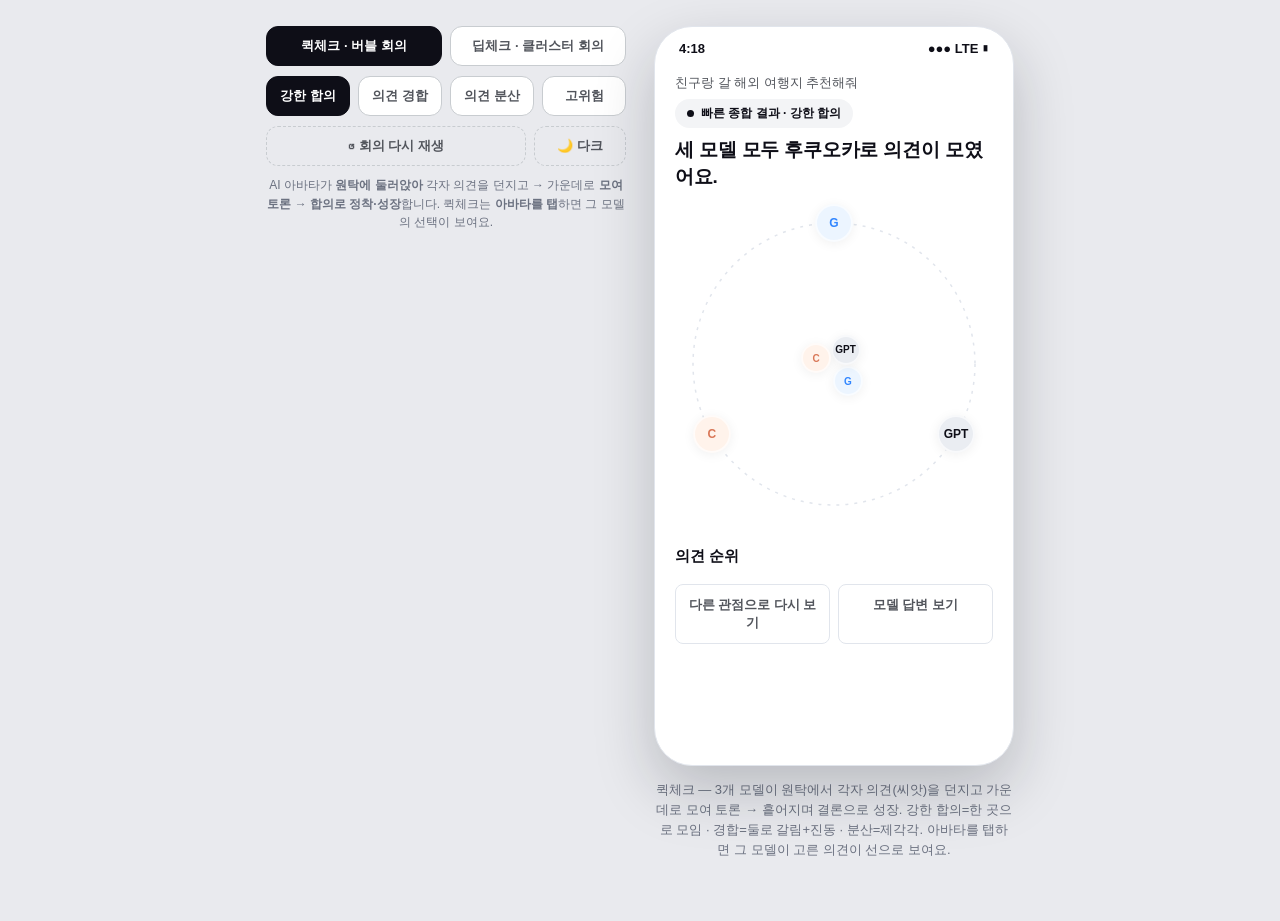
<file: site/opinion-viz-motion.html>
<!doctype html>
<html lang="ko">
<head>
<meta charset="utf-8" />
<meta name="viewport" content="width=device-width, initial-scale=1, maximum-scale=1" />
<title>Socra · AI 탁상공론 시각화 프로토타입</title>
<style>
  /* ===== prism 토큰 매핑 (theme.css 값) — 하드코딩 대신 토큰값을 변수로 ===== */
  :root{
    --bg:#F3F4F6;            /* prism-color-bg-surface-muted */
    --card:#ffffff;          /* prism-color-bg-surface */
    --ink:#0E0E17;           /* text-primary */
    --sub:#52555C;           /* text-muted */
    --line:#E1E5EC;          /* border-control */
    --line-strong:#C8CCD0;
    --radius:8px;            /* radius-control */
    --action:#0E0E17;        /* action-primary-bg */
    --action-fg:#ffffff;
    --shadow-sm:0px 2px 12px rgba(0,0,0,.06);
    --shadow-md:0px 4px 12px rgba(0,0,0,.10);
    --warning:#D47300; --warning-muted:#FFF3EB; --warning-fg:#8a4b00;
    /* 모델 프로필 토큰 */
    --m-gemini:#3186FF; --m-gemini-bg:#ECF5FF;
    --m-gpt:#0E0E17;    --m-gpt-bg:#EAEDF2;
    --m-claude:#D97757; --m-claude-bg:#FFF3EB;
    --m-perp:#22B8CD;   --m-perp-bg:#EBFAF1;
    --m-exp:#52555C;    --m-exp-bg:#EAEDF2;
  }
  body.dark{
    --bg:#0E0E17; --card:#1b1b24; --ink:#F3F4F6; --sub:#9FA2AA;
    --line:#24242D; --line-strong:#31313A; --action:#F3F4F6; --action-fg:#000;
    --shadow-sm:0px 2px 12px rgba(0,0,0,.4); --shadow-md:0px 8px 24px rgba(0,0,0,.5);
    --warning:#FF993F; --warning-muted:#2a1c0a; --warning-fg:#FFCB97;
  }
  body.dark .avatar{background:#191922 !important}

  *{box-sizing:border-box;-webkit-tap-highlight-color:transparent}
  html,body{margin:0;background:#e9eaee;font-family:-apple-system,BlinkMacSystemFont,"Apple SD Gothic Neo","Pretendard",sans-serif;color:var(--ink)}
  body.dark{background:#000}
  .wrap{display:flex;flex-wrap:wrap;gap:28px;justify-content:center;align-items:flex-start;padding:26px 16px 60px}
  .col{display:flex;flex-direction:column;align-items:center;gap:14px}
  .caption{font-size:13px;color:#6b7180;max-width:360px;text-align:center;line-height:1.55}
  body.dark .caption{color:#9FA2AA}

  .phone{width:360px;height:740px;background:var(--card);border-radius:38px;
    box-shadow:0 24px 60px rgba(20,24,34,.22);overflow:hidden;position:relative;
    border:1px solid var(--line);display:flex;flex-direction:column}
  .statusbar{display:flex;justify-content:space-between;align-items:center;padding:14px 24px 4px;font-size:13px;font-weight:600;color:var(--ink)}
  .screen{flex:1;overflow-y:auto;padding:6px 20px 28px}
  .screen::-webkit-scrollbar{display:none}

  .question{font-size:13px;color:var(--sub);margin:8px 0 4px;line-height:1.45}
  .pill{display:inline-flex;align-items:center;gap:7px;font-size:12px;font-weight:700;
    padding:6px 12px;border-radius:999px;background:var(--bg);color:var(--ink);margin:2px 0 8px}
  .pill .d{width:7px;height:7px;border-radius:50%;background:var(--ink)}
  .brief{font-size:19px;font-weight:800;line-height:1.45;letter-spacing:-.2px;margin:0 0 8px}

  .warn{display:flex;gap:8px;align-items:flex-start;background:var(--warning-muted);
    color:var(--warning-fg);border:1px solid var(--warning);border-radius:var(--radius);
    padding:10px 12px;font-size:13px;font-weight:700;line-height:1.45;margin:6px 0 2px}

  .stage{position:relative;width:100%;margin:8px 0 2px}
  .stageQuick{height:330px}
  .stageDeep{height:350px}
  .links{position:absolute;inset:0;width:100%;height:100%;pointer-events:none;z-index:1}

  .node{position:absolute;transform:translate(-50%,-50%);border-radius:50%;z-index:3;
    display:flex;flex-direction:column;align-items:center;justify-content:center;
    text-align:center;color:#fff;font-weight:800;line-height:1.1;opacity:0;
    box-shadow:var(--shadow-md);
    transition:left .85s cubic-bezier(.22,.7,.25,1),top .85s cubic-bezier(.22,.7,.25,1),
      width .85s cubic-bezier(.34,1.25,.5,1),height .85s cubic-bezier(.34,1.25,.5,1),opacity .4s ease}
  .node .nm{font-size:11px;font-weight:700;opacity:.96;padding:0 7px}
  .node .pc{font-size:17px;font-weight:900;margin-top:1px}
  .node .em{font-size:18px;line-height:1}
  .stage.calm .node{transition:left .8s ease,top .8s ease,width .8s ease,height .8s ease,opacity .45s ease}

  .center{background:var(--action);color:var(--action-fg);z-index:4;font-size:14px;
    line-height:1.25;white-space:pre-line;box-shadow:var(--shadow-md)}
  .center.soft{background:var(--card);color:var(--ink);border:2px dashed var(--line-strong);box-shadow:var(--shadow-sm)}

  .avatar{position:absolute;transform:translate(-50%,-50%);width:38px;height:38px;border-radius:50%;
    display:flex;align-items:center;justify-content:center;font-size:12px;font-weight:800;
    z-index:5;border:2px solid rgba(255,255,255,.7);box-shadow:var(--shadow-sm);opacity:0;
    transition:left .7s cubic-bezier(.22,.7,.25,1),top .7s cubic-bezier(.22,.7,.25,1),opacity .4s ease}
  .avatar.talking{animation:talk .9s ease-in-out infinite}
  @keyframes talk{0%,100%{transform:translate(-50%,-50%) scale(1)}50%{transform:translate(-50%,-50%) scale(1.09)}}
  .avatar.seed{width:30px;height:30px;font-size:10px;z-index:7}

  .node.tension{animation:tense 1.7s ease-in-out infinite}
  @keyframes tense{0%,100%{transform:translate(-50%,-50%) scale(1)}50%{transform:translate(-50%,-50%) scale(1.04)}}

  .chiprow{position:absolute;transform:translate(-50%,-50%);display:flex;z-index:6;opacity:0;transition:opacity .4s ease}
  .chip{position:static;transform:none;width:18px;height:18px;font-size:9px;border-width:1.5px;
    margin-left:-5px;box-shadow:none;opacity:1}
  .chip:first-child{margin-left:0}
  .chip.more{background:var(--bg);color:var(--sub);border-color:var(--card)}

  /* list */
  .sec{font-size:15px;font-weight:800;margin:18px 0 10px}
  .rank{display:flex;align-items:flex-start;gap:12px;padding:11px 0;border-top:1px solid var(--line)}
  .rank:first-of-type{border-top:none}
  .rk{width:22px;height:22px;border-radius:50%;flex:none;margin-top:1px;display:flex;align-items:center;justify-content:center;font-size:12px;font-weight:800;color:#fff}
  .rinfo{flex:1;min-width:0}
  .rtop{display:flex;justify-content:space-between;align-items:baseline;gap:8px}
  .rname{font-size:14px;font-weight:700}
  .rpc{font-size:14px;font-weight:900}
  .rbar{height:6px;border-radius:6px;background:var(--bg);margin-top:7px;overflow:hidden}
  .rbar i{display:block;height:100%;border-radius:6px;width:0;transition:width .9s ease .2s}
  .rdesc{font-size:12px;color:var(--sub);margin-top:5px;line-height:1.5}
  .rmodels{display:flex;align-items:center;gap:5px;margin-top:7px}
  .rmodels .lab{font-size:11px;color:var(--sub)}
  .rmodels .mini{display:flex}
  .rmodels .mini .avatar{position:static;transform:none;width:18px;height:18px;font-size:9px;border-width:1.5px;margin-left:-5px;box-shadow:none;opacity:1}
  .rmodels .mini .avatar:first-child{margin-left:0}

  .list{opacity:0;transform:translateY(8px);transition:opacity .5s ease,transform .5s ease}
  .list.show{opacity:1;transform:none}

  .foot{display:flex;gap:8px;margin-top:18px}
  .foot .ghost{flex:1;border:1px solid var(--line);background:var(--card);color:var(--sub);
    font-weight:700;font-size:13px;padding:11px;border-radius:var(--radius);text-align:center}

  /* controls */
  .ctrls{display:flex;flex-direction:column;gap:10px;width:360px}
  .row{display:flex;gap:8px}
  .btn{flex:1;border:1px solid var(--line-strong);background:var(--card);color:var(--sub);font-weight:700;
    font-size:13px;padding:10px;border-radius:12px;cursor:pointer;transition:.15s}
  .btn.on{background:var(--action);color:var(--action-fg);border-color:var(--action)}
  .replay,.theme{border:1px dashed var(--line-strong);background:transparent;color:var(--sub);
    font-weight:700;font-size:13px;padding:10px;border-radius:12px;cursor:pointer}
  .theme{flex:0 0 92px}
  .hint{font-size:12px;color:#6b7180;text-align:center;line-height:1.55}
</style>
</head>
<body>
  <div class="wrap">
    <div class="col">
      <div class="ctrls">
        <div class="row">
          <button class="btn on" data-mode="quick">퀵체크 · 버블 회의</button>
          <button class="btn" data-mode="deep">딥체크 · 클러스터 회의</button>
        </div>
        <div class="row" id="states"></div>
        <div class="row">
          <button class="replay" id="replay" style="flex:1">↺ 회의 다시 재생</button>
          <button class="theme" id="theme">🌙 다크</button>
        </div>
        <div class="hint">AI 아바타가 <b>원탁에 둘러앉아</b> 각자 의견을 던지고 → 가운데로 <b>모여 토론</b> → <b>합의로 정착·성장</b>합니다. 퀵체크는 <b>아바타를 탭</b>하면 그 모델의 선택이 보여요.</div>
      </div>
    </div>

    <div class="col">
      <div class="phone">
        <div class="statusbar"><span>4:18</span><span>●●● LTE ▮</span></div>
        <div class="screen" id="screen"></div>
      </div>
      <div class="caption" id="cap"></div>
    </div>
  </div>

<script>
const RM = window.matchMedia('(prefers-reduced-motion: reduce)').matches;
const SVGNS='http://www.w3.org/2000/svg';

/* ===== 모델 레지스트리 (prism 모델 프로필 토큰) ===== */
const MODELS={
  Gemini:{c:'var(--m-gemini)',bg:'var(--m-gemini-bg)',s:'G'},
  GPT:{c:'var(--m-gpt)',bg:'var(--m-gpt-bg)',s:'GPT'},
  Claude:{c:'var(--m-claude)',bg:'var(--m-claude-bg)',s:'C'},
  Perplexity:{c:'var(--m-perp)',bg:'var(--m-perp-bg)',s:'P'},
};
const EXP=k=>({c:'var(--m-exp)',bg:'var(--m-exp-bg)',s:k.slice(0,1)});
const model=k=>MODELS[k]||EXP(k);
function avatarEl(k,cls){
  const m=model(k), e=document.createElement('div');
  e.className='avatar'+(cls?(' '+cls):''); e.style.background=m.bg; e.style.color=m.c;
  e.textContent=m.s; e.title=k; return e;
}

/* ===== 색 (브랜드 그라디언트 토큰) ===== */
const QUICK_FILL=[ 'linear-gradient(135deg,#14C8FF 0%,#006DFF 100%)','#2F86FF','#5AA7FF','#8FC4FF','#BBDBFF' ];
const QUICK_TXT =[ '#fff','#fff','#fff','#0E0E17','#0E0E17' ];
const DEEP_GRAD=[
  'linear-gradient(135deg,#B48CFF 0%,#4D28B5 100%)',
  'linear-gradient(135deg,#14C8FF 0%,#006DFF 100%)',
  'linear-gradient(135deg,#55E6F2 0%,#007A99 100%)',
  'linear-gradient(135deg,#FF8AC7 0%,#D600D8 100%)',
];
const DEEP_LINE=['#6F53D4','#006DFF','#007A99','#D600D8'];

/* ===== 데이터 ===== */
const QUICK={
  strong:{ pill:'강한 합의', q:'친구랑 갈 해외 여행지 추천해줘',
    brief:'세 모델 모두 <b>후쿠오카</b>로 의견이 모였어요.',
    items:[
      {name:'후쿠오카',score:70,by:['Gemini','GPT','Claude'],desc:'이동이 편하고 음식·쇼핑·근교가 두루 무난해요.'},
      {name:'오사카',score:18,by:['GPT'],desc:'맛집·쇼핑·테마파크 중심 여행에 좋아요.'},
      {name:'다낭',score:12,by:['Gemini'],desc:'가성비·휴양을 챙기기 좋은 대안.'},
    ]},
  contest:{ pill:'의견 경합', q:'주말에 오사카 vs 후쿠오카 어디가 나을까?',
    brief:'<b>오사카</b>와 <b>후쿠오카</b>가 팽팽해요. 한쪽으로 강하게 모이지 않았어요.',
    items:[
      {name:'오사카',score:38,by:['GPT','Claude'],desc:'쇼핑·테마파크 비중이면 우세.'},
      {name:'후쿠오카',score:36,by:['Gemini','Claude'],desc:'동선·휴식 비중이면 우세.'},
      {name:'다낭',score:26,by:['Gemini'],desc:'해외 휴양을 원하면 별개 선택지.'},
    ]},
  dispersed:{ pill:'의견 분산', q:'아무데나 3박4일 여행 추천!',
    brief:'의견이 <b>고르게 갈렸어요.</b> 뚜렷한 1위 없이 취향에 따라 갈려요.',
    items:[
      {name:'후쿠오카',score:26,by:['Gemini'],desc:'무난한 근거리 선택.'},
      {name:'오사카',score:24,by:['GPT'],desc:'쇼핑·테마파크.'},
      {name:'다낭',score:22,by:['Claude'],desc:'가성비 휴양.'},
      {name:'방콕',score:16,by:['Gemini'],desc:'활동적인 도시 여행.'},
      {name:'타이베이',score:12,by:['GPT'],desc:'짧고 편한 미식 여행.'},
    ]},
  risk:{ pill:'강한 합의', risk:true,
    q:'급한 불부터 끄려고 남편 빚 550만원을 먼저 갚아줬어요. 이 돈 다 돌려받을 수 있나요?',
    warn:'추가 송금은 멈추고, 550만원이 "빌려준 돈"이라는 기록부터 확보하세요.',
    brief:'세 모델 모두 <b>기록 확보가 1순위</b>라고 봤어요. 금액·차트보다 먼저 행동이 필요해요.',
    items:[
      {name:'차용증·기록 확보',score:70,by:['Gemini','GPT','Claude'],desc:'1순위 조치 — 지금 바로 대화·이체 내역을 확보하세요.'},
      {name:'재산 보전 검토',score:30,by:['GPT'],desc:'2순위 — 증거 확보 후 변호사 상담과 함께 검토할 단계예요.'},
    ]},
};
const DEEP={
  high:{ pill:'높은 합의', center:'비상자금\n먼저 확보', q:'30대 일본인, 노후·은퇴 준비 뭐부터 해야 할까요?',
    brief:'대부분의 AI가 <b>비상자금 확보</b>를 1순위로 꼽았어요. 그 다음 NISA·iDeCo로 장기 투자.',
    clusters:[
      {name:'비상자금 확보',emoji:'🛟',score:70,by:['Gemini','GPT','Claude','세무사','FP','보험'],desc:'대부분의 모델이 1순위로 지목. 투자 전 6~12개월 생활비 확보로 변동성 대응.'},
      {name:'절세 계좌',emoji:'💳',score:16,by:['Claude','세무사'],desc:'신NISA·iDeCo로 장기 투자 세제 혜택.'},
      {name:'지출 통제',emoji:'✂️',score:8,by:['GPT'],desc:'고정비 점검으로 투자 여력 확보.'},
      {name:'공적연금',emoji:'🏛️',score:6,by:['FP'],desc:'예상 연금 확인으로 부족분 계산.'},
    ]},
  split:{ pill:'쟁점 분산', center:'쟁점이\n갈려요', soft:true, q:'여윳돈 5천만원, 지금 뭐부터 해야 할까요?',
    brief:'<b>전문가 의견이 갈렸어요.</b> 위험 성향·부채 상황에 따라 우선순위가 달라져요.',
    clusters:[
      {name:'공격적 투자',emoji:'📈',score:30,by:['GPT','펀드매니저'],desc:'장기·고성장 자산 비중을 높이자는 관점.'},
      {name:'안전 우선',emoji:'🛡️',score:28,by:['FP','보험'],desc:'현금·채권 비중을 지키자는 관점.'},
      {name:'부채 상환',emoji:'💸',score:22,by:['세무사','Claude'],desc:'고금리 부채부터 정리하자는 관점.'},
      {name:'주거 매입',emoji:'🏠',score:20,by:['Gemini','자산운용'],desc:'실거주 자산을 먼저 확보하자는 관점.'},
    ]},
};

/* ===== helpers ===== */
const rand=(a,b)=>a+Math.random()*(b-a);
const clamp=(v,a,b)=>Math.max(a,Math.min(b,v));
const sizeFor=s=>clamp(15.5*Math.sqrt(s),46,132);
let current={mode:'quick',state:'strong'}, timers=[];
const clearT=()=>{timers.forEach(clearTimeout);timers=[];};
const after=(ms,fn)=>timers.push(setTimeout(fn,ms));

/* ===== shell ===== */
function renderShell(){
  const screen=document.getElementById('screen'), q=current.mode==='quick';
  const d=q?QUICK[current.state]:DEEP[current.state];
  screen.innerHTML=`
    <div class="question">${d.q}</div>
    ${d.warn?`<div class="warn"><span>⚠️</span><span>${d.warn}</span></div>`:''}
    <div class="pill"><span class="d"></span>${q?'빠른 종합 결과':'딥체크 종합'} · ${d.pill}${d.risk?' · 고위험':''}</div>
    <div class="brief">${d.brief}</div>
    <div class="stage ${q?'stageQuick':'stageDeep'}${d.risk?' calm':''}" id="stage"><svg class="links" id="links"></svg></div>
    <div class="sec">${q?'의견 순위':'핵심 근거'}</div>
    <div class="list" id="list"></div>
    <div class="foot"><div class="ghost">${d.risk?'⚖️ 변호사 상담 연결':(q?'다른 관점으로 다시 보기':'모델별 요약 보기')}</div><div class="ghost">모델 답변 보기</div></div>`;
  q?playQuick():playDeep();
}

/* ===== QUICK : 모델이 의견을 던지는 원탁 회의 ===== */
function playQuick(){
  clearT();
  const stage=document.getElementById('stage'), svg=document.getElementById('links');
  const W=stage.clientWidth,H=stage.clientHeight,cx=W/2,cy=H/2,Rr=Math.min(W,H)/2-18;
  svg.setAttribute('viewBox',`0 0 ${W} ${H}`);
  const items=[...QUICK[current.state].items].sort((a,b)=>b.score-a.score);
  const avs=['Gemini','GPT','Claude'];

  // 원탁(faint table)
  const table=document.createElementNS(SVGNS,'circle');
  table.setAttribute('cx',cx);table.setAttribute('cy',cy);table.setAttribute('r',Rr);
  table.setAttribute('fill','none');table.setAttribute('stroke','var(--line)');
  table.setAttribute('stroke-dasharray','3 6');table.setAttribute('stroke-width','1.5');
  svg.appendChild(table);

  // 아바타 착석 (패널)
  const apos={};
  const avEls=avs.map((k,i)=>{
    const a=(-90+i*120)*Math.PI/180, x=cx+Rr*Math.cos(a), y=cy+Rr*Math.sin(a);
    apos[k]={x,y};
    const e=avatarEl(k); stage.appendChild(e);
    e.style.left=x+'px';e.style.top=y+'px';e.style.animationDelay=(i*0.18)+'s';
    requestAnimationFrame(()=>e.style.opacity=1);
    return e;
  });

  // 각 모델의 대표 의견 index (가장 높게 지지한 의견)
  const topIdx={};
  avs.forEach(k=>{let b=0,bs=-1;items.forEach((it,oi)=>{if(it.by.includes(k)&&it.score>bs){bs=it.score;b=oi;}});topIdx[k]=b;});

  // 최종 의견 버블 (중앙에서 숨김 상태로 시작)
  const place=(e,x,y,d,op)=>{e.style.left=x+'px';e.style.top=y+'px';e.style.width=d+'px';e.style.height=d+'px';if(op!=null)e.style.opacity=op;
    e.querySelector('.nm').style.display=d<58?'none':'block';};
  const els=items.map((it,i)=>{
    const e=document.createElement('div'); e.className='node';
    e.style.background=QUICK_FILL[i]; e.style.color=QUICK_TXT[i];
    e.innerHTML=`<div class="nm">${it.name}</div><div class="pc">${it.score}%</div>`;
    stage.appendChild(e); place(e,cx,cy,24,0); return e;
  });

  // 씨앗 = 각 모델이 던지는 자기 의견 (모델 색, 자기 자리에서 출발)
  const seeds=avs.map(k=>{
    const s=avatarEl(k,'seed'); stage.appendChild(s);
    s.style.left=apos[k].x+'px'; s.style.top=apos[k].y+'px';
    requestAnimationFrame(()=>s.style.opacity=1);
    return {k,el:s};
  });

  const settlePos=()=>{
    const st=current.state; return items.map((it,i)=>{
      const d=sizeFor(it.score);
      if(st==='dispersed'){const N=items.length,a=(-90+i*360/N)*Math.PI/180;return{x:cx+92*Math.cos(a),y:cy+92*Math.sin(a),d};}
      if(st==='contest'){if(i===0)return{x:cx-58,y:cy-6,d};if(i===1)return{x:cx+58,y:cy-6,d};return{x:cx,y:cy+88,d};}
      if(i===0)return{x:cx,y:cy,d};const k=i-1,N=items.length-1,a=(-55+k*(360/N))*Math.PI/180;return{x:cx+108*Math.cos(a),y:cy+108*Math.sin(a),d};
    });
  };
  const P=settlePos();

  // 탭하면 그 모델이 고른 의견으로 선이 보임 (평소엔 숨김)
  const toggleLink=(k)=>{
    const ex=svg.querySelector('[data-ln="'+k+'"]'); if(ex){ex.remove();return;}
    const ti=topIdx[k];
    const ln=document.createElementNS(SVGNS,'line'); ln.setAttribute('data-ln',k);
    ln.setAttribute('x1',apos[k].x);ln.setAttribute('y1',apos[k].y);
    ln.setAttribute('x2',P[ti].x);ln.setAttribute('y2',P[ti].y);
    ln.setAttribute('stroke',model(k).c);ln.setAttribute('stroke-width','2');
    ln.setAttribute('stroke-linecap','round');ln.style.opacity='0';ln.style.transition='opacity .35s ease';
    svg.appendChild(ln); requestAnimationFrame(()=>ln.style.opacity='0.55');
  };

  // 가운데로 모여 토론(jostle)
  const seatHuddle=(s)=>seeds.forEach(sd=>{sd.el.style.left=(cx+rand(-s,s))+'px';sd.el.style.top=(cy+rand(-s,s))+'px';});
  // 흩어지며 결론으로 — 씨앗은 자기 대표 의견 위치로 가며 사라지고, 최종 버블이 성장
  const resolve=()=>{
    seeds.forEach(sd=>{const p=P[topIdx[sd.k]];sd.el.style.left=p.x+'px';sd.el.style.top=p.y+'px';sd.el.style.opacity='0';});
    els.forEach((e,i)=>place(e,P[i].x,P[i].y,P[i].d,1));
  };
  const finish=()=>{
    avEls.forEach(e=>e.classList.remove('talking'));
    if(current.state==='contest'&&!RM){els[0].classList.add('tension');els[1].classList.add('tension');}
    avEls.forEach((e,i)=>{e.style.cursor='pointer';e.onclick=()=>toggleLink(avs[i]);});
    fillList(items,true);
  };

  if(RM){resolve();finish();return;}
  avEls.forEach(e=>e.classList.add('talking'));
  after(450,()=>seatHuddle(30));   // 모임
  after(820,()=>seatHuddle(40));   // 토론 jostle
  after(1120,()=>seatHuddle(26));
  after(1500,resolve);             // 흩어지며 결론으로
  after(1950,finish);
}

/* ===== DEEP : 중앙 결론 + 둘러싼 근거 도우(arc) ===== */
function playDeep(){
  clearT();
  const stage=document.getElementById('stage'), svg=document.getElementById('links');
  const W=stage.clientWidth,H=stage.clientHeight,cx=W/2,cy=H/2;
  svg.setAttribute('viewBox',`0 0 ${W} ${H}`);
  const d=DEEP[current.state], items=[...d.clusters].sort((a,b)=>b.score-a.score);
  const N=items.length, S=items.reduce((a,it)=>a+it.score,0);
  const R=90, SW=30, GAP=(d.soft?30:15)*Math.PI/180, avail=2*Math.PI-N*GAP;
  const polar=(ang,r=R)=>[cx+r*Math.cos(ang), cy+r*Math.sin(ang)];

  // 중앙 결론 (hero) — 합의 신호는 '중앙이 단단한가'로
  const center=document.createElement('div');
  center.className='node center'+(d.soft?' soft':''); center.textContent=d.center;
  stage.appendChild(center);
  const CD=d.soft?96:112;
  center.style.left=cx+'px';center.style.top=cy+'px';center.style.width='12px';center.style.height='12px';center.style.opacity='0';

  // 근거 도우 (호 길이 = 비중) + 아이콘 배지
  let ang=-Math.PI/2;
  const segs=items.map((it,i)=>{
    const segRad=it.score/S*avail, a0=ang+GAP/2, a1=a0+segRad, mid=(a0+a1)/2;
    const [x0,y0]=polar(a0),[x1,y1]=polar(a1), large=segRad>Math.PI?1:0;
    const p=document.createElementNS(SVGNS,'path');
    p.setAttribute('d',`M ${x0} ${y0} A ${R} ${R} 0 ${large} 1 ${x1} ${y1}`);
    p.setAttribute('fill','none');p.setAttribute('stroke',DEEP_LINE[i%4]);
    p.setAttribute('stroke-width',SW);p.setAttribute('stroke-linecap','round');
    svg.appendChild(p);
    const len=p.getTotalLength();
    p.style.strokeDasharray=len; p.style.strokeDashoffset=len; p.style.transition='stroke-dashoffset .65s ease';
    ang=a1+GAP/2; return {p,mid,it,i};
  });

  // 아이콘 배지 (흩어졌다 → 모임 → 도우 위로)
  const place=(e,x,y)=>{e.style.left=x+'px';e.style.top=y+'px';};
  const badges=segs.map(s=>{
    const b=document.createElement('div'); b.className='avatar';
    b.style.background='var(--card)'; b.style.color='var(--ink)';
    b.style.border='2px solid '+DEEP_LINE[s.i%4]; b.textContent=s.it.emoji;
    stage.appendChild(b); place(b,rand(50,W-50),rand(40,H-40)); requestAnimationFrame(()=>b.style.opacity=1);
    return b;
  });

  const huddle=(sp)=>badges.forEach(b=>place(b,cx+rand(-sp,sp),cy+rand(-sp,sp)));
  const settle=()=>{
    center.style.width=CD+'px';center.style.height=CD+'px';center.style.opacity='1';
    segs.forEach((s,i)=>after(120*i,()=>{s.p.style.strokeDashoffset='0';}));   // 도우가 감싸며 그려짐
    badges.forEach((b,i)=>{const [x,y]=polar(segs[i].mid);place(b,x,y);});
    fillList(items,false);
  };

  if(RM){settle();return;}
  after(450,()=>huddle(34));
  after(820,()=>huddle(42));
  after(1120,()=>huddle(30));
  after(1500,settle);
}

/* ===== 리스트 (시각화 + 텍스트 항상 병행) ===== */
function fillList(items,q){
  const list=document.getElementById('list'), max=items[0].score;
  list.innerHTML=items.map((it,i)=>{
    const color=q?(i<3?'#2F86FF':'#8FC4FF'):DEEP_LINE[i%4];
    const bar=q?QUICK_FILL[i]:DEEP_GRAD[i%4];
    return `<div class="rank">
      <div class="rk" style="background:${color}">${i+1}</div>
      <div class="rinfo">
        <div class="rtop"><span class="rname">${q?it.name:(it.emoji+' '+it.name)}</span><span class="rpc">${it.score}%</span></div>
        <div class="rbar"><i style="background:${bar}" data-w="${Math.round(it.score/max*100)}"></i></div>
        <div class="rdesc">${it.desc}</div>
        <div class="rmodels"><span class="lab">참여 모델</span><span class="mini" data-by='${JSON.stringify(it.by)}'></span></div>
      </div></div>`;
  }).join('');
  list.querySelectorAll('.mini').forEach(m=>JSON.parse(m.dataset.by).forEach(k=>m.appendChild(avatarEl(k))));
  requestAnimationFrame(()=>{list.classList.add('show');list.querySelectorAll('.rbar i').forEach(b=>b.style.width=b.dataset.w+'%');});
}

/* ===== controls ===== */
const STATES={quick:[['strong','강한 합의'],['contest','의견 경합'],['dispersed','의견 분산'],['risk','고위험']],
  deep:[['high','높은 합의'],['split','쟁점 분산']]};
const CAP={quick:'퀵체크 — 3개 모델이 원탁에서 각자 의견(씨앗)을 던지고 가운데로 모여 토론 → 흩어지며 결론으로 성장. 강한 합의=한 곳으로 모임 · 경합=둘로 갈림+진동 · 분산=제각각. 아바타를 탭하면 그 모델이 고른 의견이 선으로 보여요.',
  deep:'딥체크 — 중앙은 합의된 결론, 주변은 그 결론을 떠받치는 근거 "도우(arc)". 합의 신호는 클러스터 크기가 아니라 중앙이 또렷하고 도우가 촘촘히 감싸는가로 봐요. 높은 합의=촘촘히 감쌈 · 쟁점 분산=중앙 점선(보류)+도우 사이가 벌어짐. 호 길이=강조 비중, 참여 모델은 아래 리스트.'};
function renderStates(){
  const box=document.getElementById('states');
  box.innerHTML=STATES[current.mode].map(([k,l])=>`<button class="btn ${k===current.state?'on':''}" data-state="${k}">${l}</button>`).join('');
  box.querySelectorAll('.btn').forEach(b=>b.onclick=()=>{current.state=b.dataset.state;renderStates();renderShell();});
  document.getElementById('cap').textContent=CAP[current.mode];
}
document.querySelectorAll('.row .btn[data-mode]').forEach(b=>b.onclick=()=>{
  document.querySelectorAll('.btn[data-mode]').forEach(x=>x.classList.toggle('on',x===b));
  current.mode=b.dataset.mode; current.state=STATES[current.mode][0][0]; renderStates(); renderShell();
});
document.getElementById('replay').onclick=renderShell;
document.getElementById('theme').onclick=function(){
  document.body.classList.toggle('dark');
  this.textContent=document.body.classList.contains('dark')?'☀️ 라이트':'🌙 다크';
  renderShell();
};
renderStates(); renderShell();
</script>
</body>
</html>
</file>
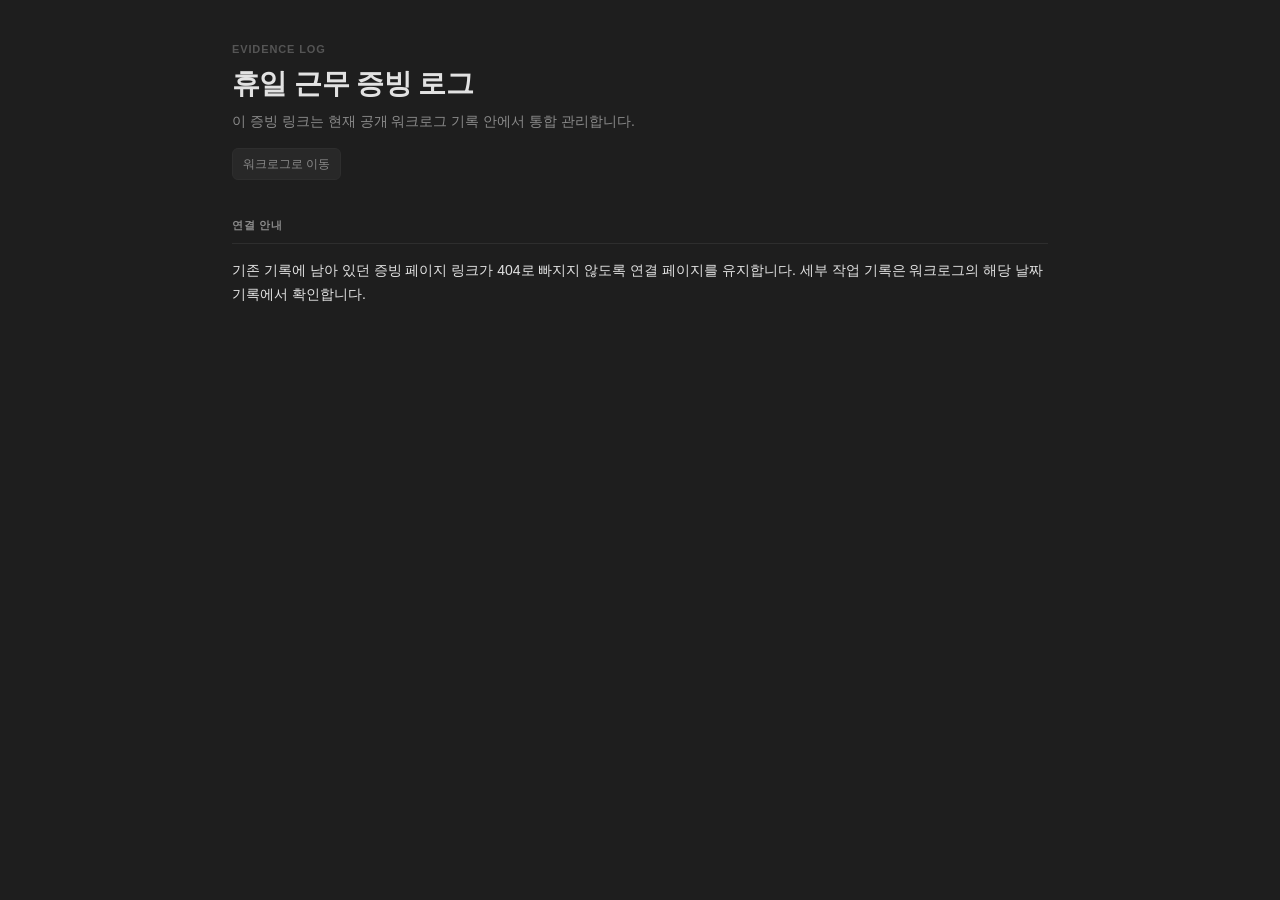
<file: site/weekend-work-evidence-log.html>
<!doctype html>
<html lang="ko">
<head>
  <meta charset="utf-8" />
  <meta name="viewport" content="width=device-width, initial-scale=1" />
  <title>휴일 근무 증빙 로그</title>
  <link rel="stylesheet" href="./assets/viewer.css" />
</head>
<body>
  <main class="main" style="padding-top:0">
    <article class="reader">
      <div class="page-head">
        <p class="eyebrow">Evidence Log</p>
        <h1>휴일 근무 증빙 로그</h1>
        <p class="subtitle">이 증빙 링크는 현재 공개 워크로그 기록 안에서 통합 관리합니다.</p>
        <div class="action-row">
          <a class="action-link" href="./worklog.html">워크로그로 이동</a>
        </div>
      </div>
      <section class="section">
        <p class="section-title">연결 안내</p>
        <div class="md">
          <p>기존 기록에 남아 있던 증빙 페이지 링크가 404로 빠지지 않도록 연결 페이지를 유지합니다. 세부 작업 기록은 워크로그의 해당 날짜 기록에서 확인합니다.</p>
        </div>
      </section>
    </article>
  </main>
</body>
</html>
</file>
<file: site/assets/viewer.css>
:root {
  --bg: #0f0f0f;
  --surface: #1e1e1e;
  --surface-2: #282828;
  --border: #2e2e2e;
  --text: #e2e2e2;
  --text-muted: #8a8a8a;
  --text-dim: #555;
  --accent: #818cf8;
  --accent-soft: rgba(129, 140, 248, .11);
  --code-bg: #252525;
  --sidebar-w: 264px;
  --topbar-h: 48px;
}

* { box-sizing: border-box; margin: 0; padding: 0; }
html, body { min-height: 100%; -webkit-font-smoothing: antialiased; }
body {
  min-height: 100vh;
  background: var(--surface);
  color: var(--text);
  font-family: -apple-system, BlinkMacSystemFont, "Apple SD Gothic Neo", "Noto Sans KR", sans-serif;
  font-size: 15px;
  line-height: 1.7;
  letter-spacing: 0;
}
a { color: inherit; text-decoration: none; }
button { font: inherit; }

.overlay {
  display: none;
  position: fixed;
  inset: 0;
  z-index: 199;
  background: rgba(0, 0, 0, .5);
  opacity: 0;
  transition: opacity .2s ease;
}
.overlay.show { display: block; opacity: 1; }

.app-shell { display: flex; min-height: 100vh; }
.sidebar {
  width: var(--sidebar-w);
  min-width: var(--sidebar-w);
  height: 100vh;
  position: sticky;
  top: 0;
  z-index: 200;
  display: flex;
  flex-direction: column;
  overflow-y: auto;
  background: var(--bg);
  border-right: 1px solid var(--border);
  transition: transform .25s ease;
}
.sidebar-brand {
  padding: 16px 16px 12px;
  border-bottom: 1px solid var(--border);
}
.brand-name { font-size: 13px; font-weight: 700; color: var(--text); }
.brand-meta { margin-top: 2px; font-size: 11px; color: var(--text-muted); }
.sidebar-actions {
  display: flex;
  flex-wrap: wrap;
  gap: 6px;
  margin-top: 10px;
}
.sidebar-link,
.nav-link,
.action-link,
.edit-action {
  display: inline-flex;
  align-items: center;
  gap: 5px;
  border: 1px solid var(--border);
  border-radius: 6px;
  background: var(--surface-2);
  color: var(--text-muted);
  cursor: pointer;
  transition: color .12s, border-color .12s, background .12s;
}
.sidebar-link { padding: 3px 7px; font-size: 11px; }
.sidebar-link:hover,
.nav-link:hover,
.action-link:hover,
.edit-action:hover {
  color: var(--accent);
  border-color: var(--accent);
}
.nav-scroll { flex: 1; overflow-y: auto; padding: 10px 0 18px; }
.nav-label {
  padding: 14px 16px 6px;
  font-size: 10px;
  font-weight: 700;
  letter-spacing: .06em;
  text-transform: uppercase;
  color: var(--text-dim);
}
.nav-link {
  display: flex;
  width: calc(100% - 20px);
  margin: 2px 10px;
  padding: 7px 10px;
  justify-content: flex-start;
  border-color: transparent;
  background: transparent;
  font-size: 12px;
}
.nav-link.active {
  color: var(--accent);
  border-color: var(--accent);
  background: var(--accent-soft);
}
.nav-link .num {
  width: 22px;
  flex: 0 0 auto;
  color: var(--text-dim);
  font-size: 11px;
}

.topbar {
  position: fixed;
  top: 0;
  left: var(--sidebar-w);
  right: 0;
  z-index: 100;
  display: flex;
  align-items: center;
  justify-content: flex-end;
  gap: 8px;
  height: var(--topbar-h);
  padding: 0 16px;
  background: var(--surface);
  border-bottom: 1px solid var(--border);
}
.topbar-title {
  margin-right: auto;
  font-size: 12px;
  color: var(--text-muted);
  overflow: hidden;
  text-overflow: ellipsis;
  white-space: nowrap;
}
.menu-btn {
  display: none;
  margin-right: 0;
  padding: 5px 10px;
  border: 1px solid var(--border);
  border-radius: 6px;
  background: none;
  color: var(--text-muted);
  cursor: pointer;
  line-height: 1;
}
.topbar-index-action { display: none; }
body.viewer-open .topbar-index-action { display: inline-flex; }

.main {
  flex: 1;
  min-width: 0;
  padding-top: var(--topbar-h);
}
.reader {
  max-width: 880px;
  margin: 0 auto;
  padding: 40px 32px 80px;
}
.page-head { margin-bottom: 28px; }
.eyebrow {
  margin-bottom: 8px;
  font-size: 11px;
  font-weight: 700;
  letter-spacing: .08em;
  text-transform: uppercase;
  color: var(--text-dim);
}
h1 {
  font-size: 28px;
  line-height: 1.18;
  letter-spacing: -.02em;
}
.subtitle {
  max-width: 720px;
  margin-top: 10px;
  color: var(--text-muted);
  font-size: 14px;
}
.badge,
.entry-badge {
  display: inline-flex;
  margin-top: 14px;
  padding: 3px 9px;
  border: 1px solid var(--border);
  border-radius: 6px;
  background: var(--surface-2);
  color: var(--text-muted);
  font-size: 11px;
  font-weight: 600;
}
.action-row,
.edit-actions {
  display: flex;
  flex-wrap: wrap;
  gap: 6px;
  margin-top: 14px;
}
.action-link,
.edit-action {
  padding: 5px 10px;
  font-size: 12px;
}

.section { margin-top: 36px; }
.section-title,
.section h2 {
  margin: 0 0 14px;
  padding-bottom: 8px;
  border-bottom: 1px solid var(--border);
  color: var(--text-muted);
  font-size: 11px;
  font-weight: 700;
  letter-spacing: .07em;
  text-transform: uppercase;
}
.section-head {
  display: flex;
  align-items: flex-end;
  justify-content: space-between;
  gap: 16px;
  margin-bottom: 14px;
  padding-bottom: 8px;
  border-bottom: 1px solid var(--border);
}
.section-head h2 { margin: 0; padding: 0; border: 0; }
.section-note { max-width: 540px; color: var(--text-muted); font-size: 13px; text-align: right; }

.doc-grid,
.grid {
  display: grid;
  grid-template-columns: repeat(auto-fill, minmax(240px, 1fr));
  gap: 10px;
}
.grid.two { grid-template-columns: repeat(2, minmax(0, 1fr)); }
.doc-card,
.card,
.edit-link,
.source-item {
  min-width: 0;
  border: 1px solid var(--border);
  border-radius: 8px;
  background: var(--surface-2);
  transition: border-color .12s, background .12s;
}
.doc-card,
.card,
.edit-link {
  display: flex;
  flex-direction: column;
  gap: 5px;
  padding: 14px;
}
.doc-card:hover,
.card:hover,
.edit-link:hover,
.source-item:hover {
  border-color: var(--accent);
}
.doc-num,
.doc-desc,
.card p,
.edit-link span,
.source-desc,
.source-use {
  color: var(--text-muted);
  font-size: 12px;
  line-height: 1.5;
}
.doc-num {
  font-weight: 700;
  letter-spacing: .04em;
  text-transform: uppercase;
}
.doc-title,
.card h3,
.edit-link strong,
.source-title {
  color: var(--text);
  font-size: 14px;
  font-weight: 650;
  line-height: 1.35;
}
.doc-tag,
.tag {
  display: inline-flex;
  align-self: flex-start;
  align-items: center;
  min-height: 22px;
  margin-top: 6px;
  padding: 2px 7px;
  border: 1px solid var(--border);
  border-radius: 5px;
  background: var(--surface);
  color: var(--text-muted);
  font-size: 11px;
  font-weight: 650;
}
.tag-row { display: flex; flex-wrap: wrap; gap: 6px; margin-top: 10px; }
.doc-edit { color: var(--accent); }
.edit-hub {
  display: grid;
  grid-template-columns: repeat(auto-fit, minmax(210px, 1fr));
  gap: 10px;
  margin: 16px 0 24px;
}
.source-list { display: grid; gap: 8px; }
.source-item {
  display: grid;
  grid-template-columns: minmax(160px, .8fr) minmax(0, 1.2fr) minmax(0, 1.3fr);
  gap: 12px;
  padding: 12px 14px;
}
.quote-list { display: grid; gap: 8px; }

.table-wrap {
  overflow-x: auto;
  border: 1px solid var(--border);
  border-radius: 8px;
  background: var(--surface-2);
}
table {
  width: 100%;
  min-width: 760px;
  border-collapse: collapse;
  font-size: 13px;
}
th, td {
  padding: 10px 12px;
  border-bottom: 1px solid var(--border);
  text-align: left;
  vertical-align: top;
}
th {
  background: var(--bg);
  color: var(--text-muted);
  font-size: 11px;
  text-transform: uppercase;
}
tr:last-child td { border-bottom: 0; }
.priority { color: var(--text-muted); font-weight: 700; }
.title-cell { font-weight: 650; }
.footer {
  margin-top: 44px;
  padding-top: 18px;
  border-top: 1px solid var(--border);
  color: var(--text-muted);
  font-size: 12px;
}

.viewer { display: none; }
.viewer.active { display: block; }
.dashboard.hidden { display: none; }
.doc-toolbar {
  display: flex;
  flex-wrap: wrap;
  align-items: center;
  gap: 6px;
  margin-bottom: 22px;
}
.doc-state {
  color: var(--text-muted);
  font-size: 13px;
}

.md h1 { font-size: 24px; line-height: 1.25; margin: 0 0 18px; }
.md h2 {
  margin: 34px 0 14px;
  padding-bottom: 8px;
  border-bottom: 1px solid var(--border);
  color: var(--text-muted);
  font-size: 12px;
  font-weight: 700;
  letter-spacing: .07em;
  text-transform: uppercase;
}
.md h3 { margin: 24px 0 8px; font-size: 16px; font-weight: 650; }
.md h4 { margin: 18px 0 6px; color: var(--text-muted); font-size: 14px; font-weight: 650; }
.md p { margin-bottom: 11px; color: var(--text); font-size: 14px; line-height: 1.75; }
.md ul,
.md ol { margin-bottom: 12px; padding-left: 20px; }
.md li { margin-bottom: 5px; color: var(--text); font-size: 14px; line-height: 1.65; }
.md li p { margin-bottom: 2px; }
.md blockquote {
  margin: 12px 0;
  padding: 10px 16px;
  border-left: 3px solid var(--accent);
  border-radius: 0 6px 6px 0;
  background: var(--surface-2);
  color: var(--text-muted);
}
.md code {
  padding: 2px 5px;
  border: 1px solid var(--border);
  border-radius: 4px;
  background: var(--code-bg);
  color: var(--text);
  font-family: "SF Mono", "Fira Code", monospace;
  font-size: 12.5px;
}
.md pre {
  overflow-x: auto;
  margin: 12px 0;
  padding: 16px;
  border: 1px solid var(--border);
  border-radius: 8px;
  background: var(--code-bg);
}
.md pre code { padding: 0; border: 0; background: none; font-size: 13px; line-height: 1.6; }
.md table { min-width: 720px; margin: 14px 0; }
.md hr { margin: 28px 0; border: 0; border-top: 1px solid var(--border); }
.md strong { font-weight: 650; }
.md a { color: var(--accent); }
.md a:hover { text-decoration: underline; }

@media (max-width: 760px) {
  .sidebar {
    position: fixed;
    left: 0;
    transform: translateX(-100%);
  }
  .sidebar.open { transform: translateX(0); }
  .topbar { left: 0; }
  .menu-btn { display: block; }
  .topbar-title { max-width: calc(100vw - 148px); }
  .reader { padding: 24px 16px 60px; }
  h1 { font-size: 24px; }
  .section-head { display: block; }
  .section-note { margin-top: 8px; text-align: left; }
  .grid.two { grid-template-columns: 1fr; }
  .source-item { grid-template-columns: 1fr; }
  .doc-grid,
  .grid { grid-template-columns: 1fr; }
  .action-link,
  .edit-action { min-height: 32px; }
}
</file>
